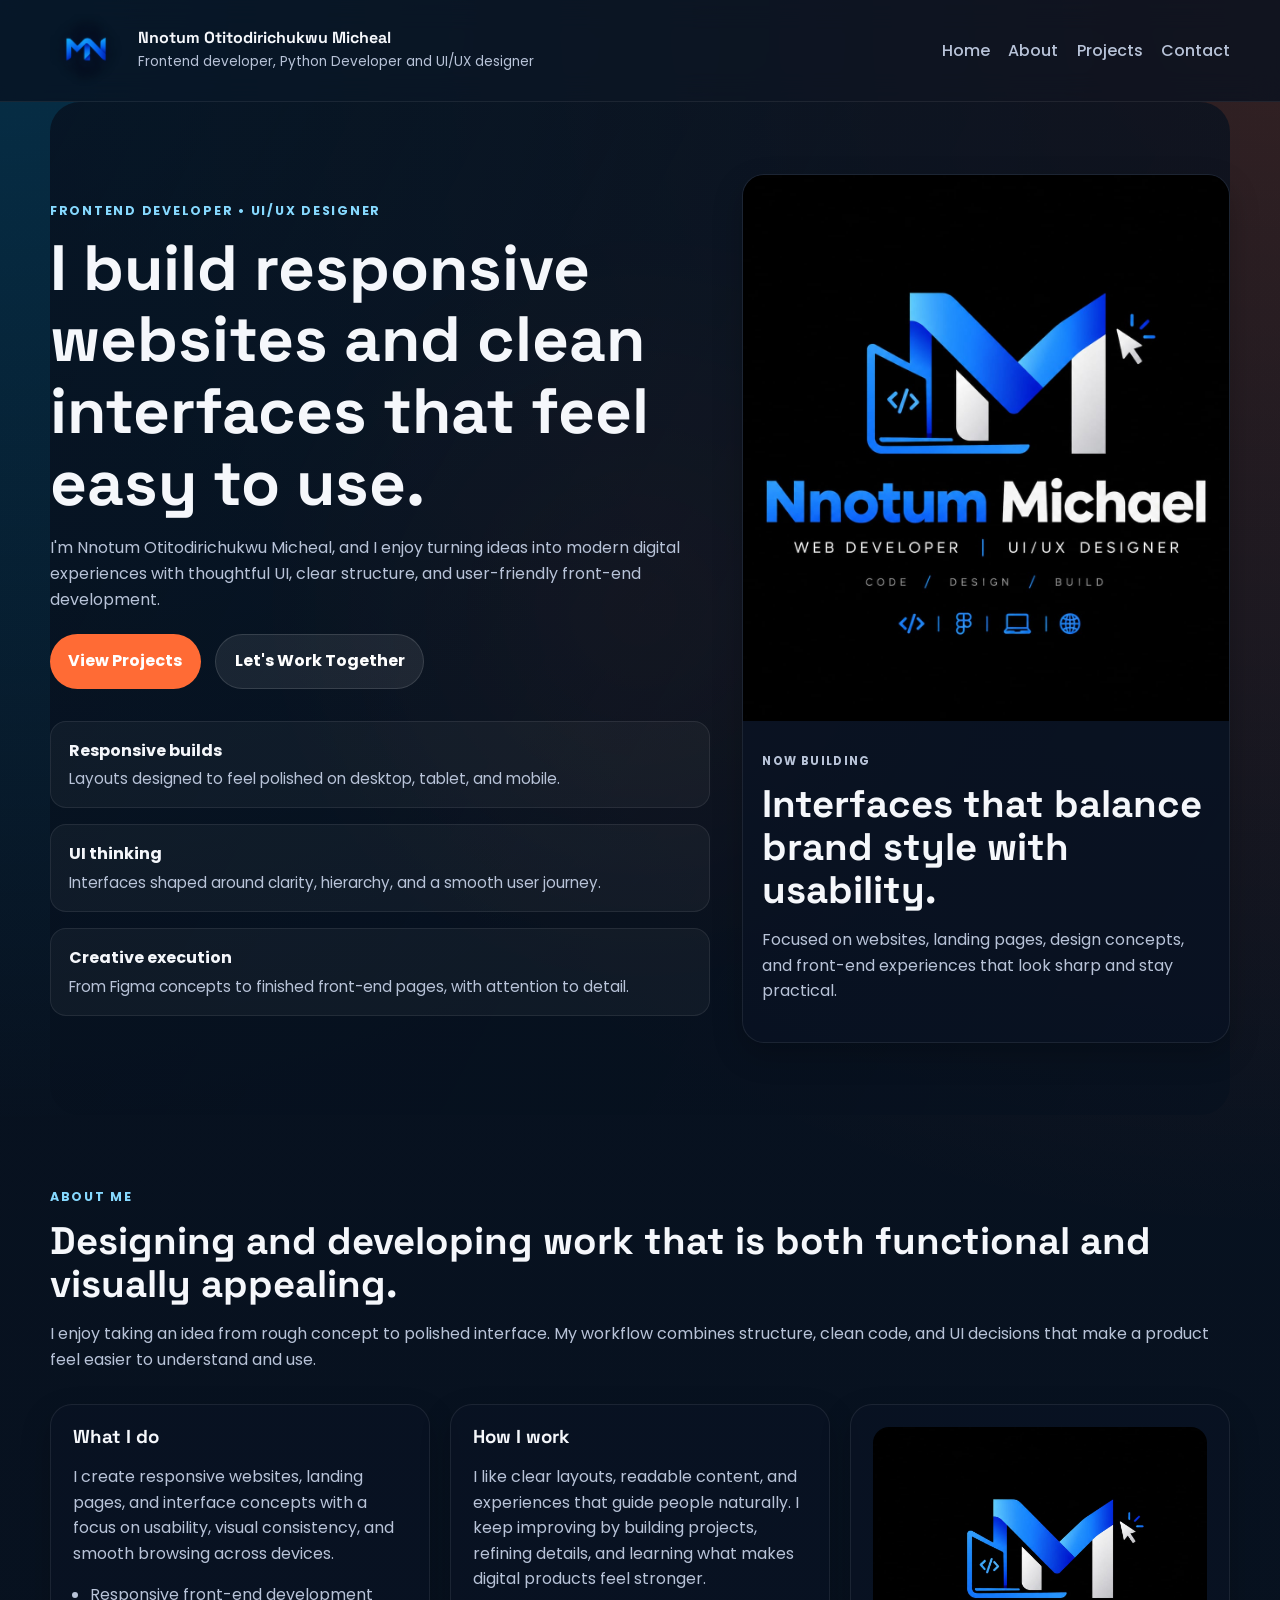
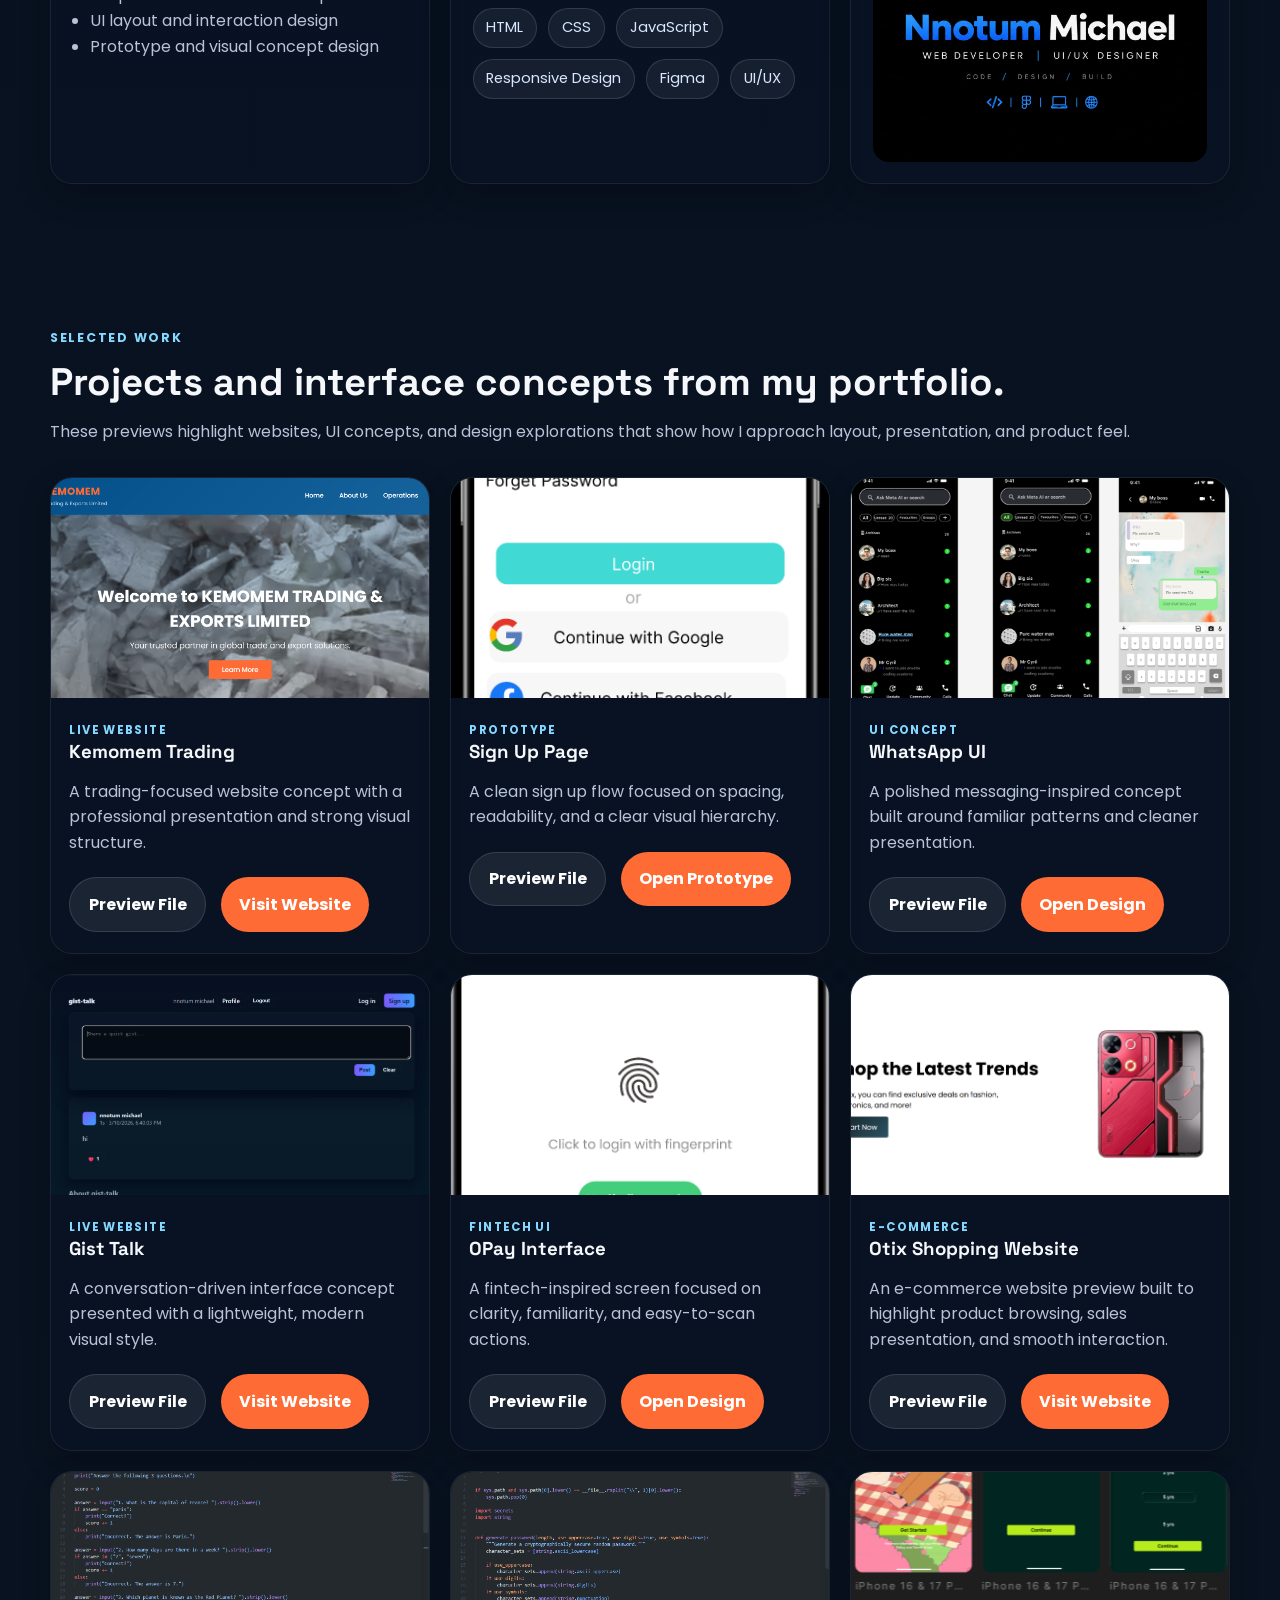
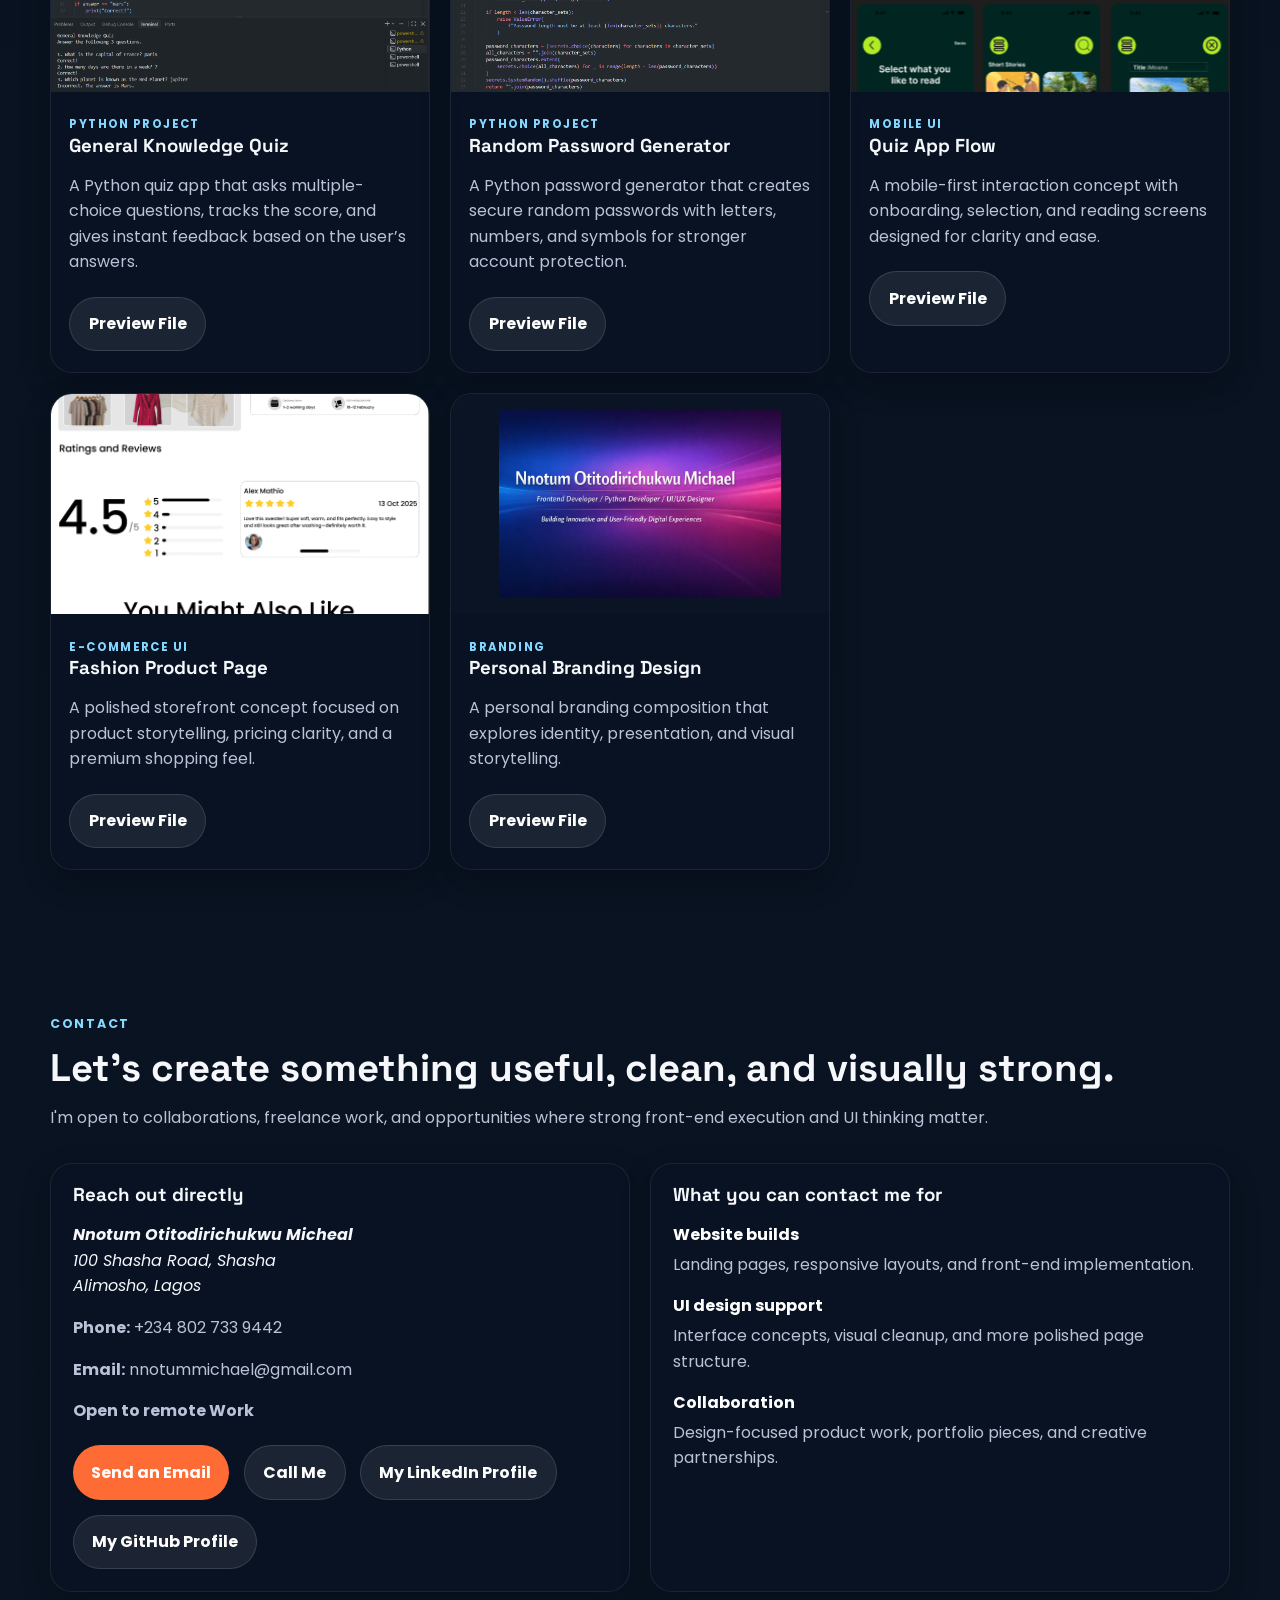
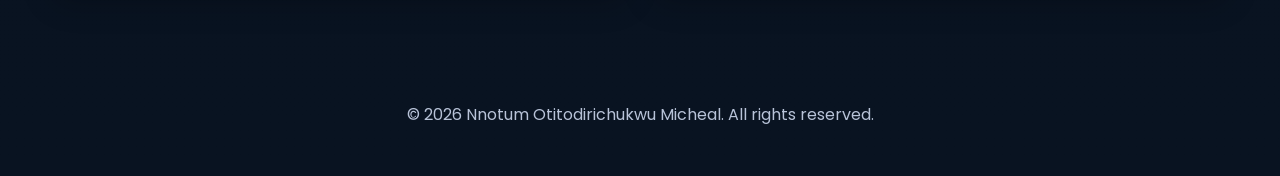
<file: index.html>
<!DOCTYPE html>
<html lang="en">

<head>
    <meta charset="UTF-8">
    <meta name="viewport" content="width=device-width, initial-scale=1.0">
    <meta name="description" content="Michael Nnotum personal portfolio — frontend developer and UI/UX designer creating responsive websites, polished interfaces, and modern digital experiences.">
    <meta name="author" content="Nnotum Otitodirichukwu Micheal">
    <meta name="keywords" content="Michael Nnotum personal portfolio, Michael Nnotum, Nnotum Michael, personal portfolio, frontend developer, UI/UX designer, portfolio website, Lagos designer, web design portfolio">
    <meta name="robots" content="index,follow,max-image-preview:large,max-snippet:-1,max-video-preview:-1">
    <meta name="googlebot" content="index,follow,max-image-preview:large,max-snippet:-1,max-video-preview:-1">
    <meta name="bingbot" content="index,follow,max-image-preview:large,max-snippet:-1,max-video-preview:-1">
    <meta name="application-name" content="Michael Nnotum Personal Portfolio">
    <meta name="theme-color" content="#07111f">
    <link rel="canonical" href="https://otitopersonalportifolio.edgeone.dev/">
    <link rel="sitemap" type="application/xml" title="Sitemap" href="/sitemap.xml">
    <link rel="alternate" type="text/plain" title="LLMs.txt" href="/llms.txt">
    <link rel="alternate" type="text/markdown" title="Markdown version" href="/index.html.md">
    <meta property="og:title" content="Michael Nnotum Personal Portfolio | Frontend Developer & UI/UX Designer">
    <meta property="og:description" content="Michael Nnotum personal portfolio featuring responsive websites, UI concepts, and polished digital experiences.">
    <meta property="og:type" content="website">
    <meta property="og:url" content="https://otitopersonalportifolio.edgeone.dev/">
    <meta property="og:image" content="https://otitopersonalportifolio.edgeone.dev/my%20main%20pic%202.png">
    <meta property="og:image:alt" content="Portrait of Nnotum Otitodirichukwu Micheal">
    <meta property="og:site_name" content="Michael Nnotum Personal Portfolio">
    <meta property="og:locale" content="en_NG">
    <meta name="twitter:card" content="summary_large_image">
    <meta name="twitter:title" content="Michael Nnotum Personal Portfolio | Frontend Developer & UI/UX Designer">
    <meta name="twitter:description" content="Michael Nnotum personal portfolio of a frontend developer and UI/UX designer.">
    <meta name="twitter:image" content="https://otitopersonalportifolio.edgeone.dev/my%20main%20pic%202.png">
    <meta name="twitter:image:alt" content="Portrait of Nnotum Otitodirichukwu Micheal">
    <link rel="preconnect" href="https://fonts.googleapis.com">
    <link rel="preconnect" href="https://fonts.gstatic.com" crossorigin>
    <link href="https://fonts.googleapis.com/css2?family=Poppins:wght@300;400;500;600;700;800&family=Space+Grotesk:wght@500;700&display=swap" rel="stylesheet">
    <title>Michael Nnotum Personal Portfolio | Frontend Developer &amp; UI/UX Designer</title>
    <link rel="icon" href="Personal branding design for Nnotum Michael.png" type="image/png">
    <style>
        :root {
            --bg: #07111f;
            --panel: #0f1b31;
            --panel-2: #13233d;
            --text: #f5f7fb;
            --muted: #b8c3d8;
            --accent: #ff6b35;
            --accent-2: #00b7ff;
            --white: #ffffff;
            --border: rgba(255, 255, 255, 0.08);
            --shadow: 0 12px 30px rgba(0, 0, 0, 0.22);
            --radius: 22px;
            --container: min(1180px, calc(100% - 2rem));
        }

        * {
            box-sizing: border-box;
        }

        html {
            scroll-behavior: smooth;
        }

        body {
            margin: 0;
            font-family: "Poppins", sans-serif;
            color: var(--text);
            background:
                radial-gradient(circle at top left, rgba(0, 183, 255, 0.18), transparent 22%),
                radial-gradient(circle at top right, rgba(255, 107, 53, 0.18), transparent 24%),
                linear-gradient(180deg, #07111f 0%, #091321 100%);
            line-height: 1.6;
            overflow-x: hidden;
        }

        a {
            color: inherit;
            text-decoration: none;
        }

        img {
            max-width: 100%;
            display: block;
        }

        .site-header {
            position: sticky;
            top: 0;
            z-index: 30;
            backdrop-filter: blur(14px);
            background: rgba(7, 17, 31, 0.75);
            border-bottom: 1px solid rgba(255, 255, 255, 0.07);
        }

        .navbar {
            width: var(--container);
            margin: 0 auto;
            padding: 0.9rem 0;
            display: flex;
            align-items: center;
            justify-content: space-between;
            gap: 1rem;
            position: relative;
        }

        .logo-container {
            display: flex;
            align-items: center;
            gap: 1rem;
            min-width: 0;
            max-width: 100%;
        }

        .logo-svg {
            width: 72px;
            height: 72px;
            flex: 0 0 auto;
            animation: logoPulse 4.8s ease-in-out infinite;
            transform-origin: center;
            filter: drop-shadow(0 0 12px rgba(255, 107, 53, 0.24));
        }

        .logo-text h2 {
            margin: 0;
            font-family: "Space Grotesk", sans-serif;
            font-size: 1rem;
            line-height: 1.2;
            overflow-wrap: anywhere;
        }

        .logo-text p {
            margin: 0.2rem 0 0;
            color: var(--muted);
            font-size: 0.85rem;
        }

        .nav-links {
            list-style: none;
            display: flex;
            align-items: center;
            gap: 1.15rem;
            padding: 0;
            margin: 0;
        }

        .nav-links a {
            color: var(--muted);
            font-weight: 500;
            transition: color 0.2s ease;
        }

        .nav-links a:hover,
        .nav-links a:focus-visible {
            color: var(--white);
        }

        .nav-toggle {
            display: none;
            border: 0;
            background: transparent;
            color: var(--white);
            cursor: pointer;
            padding: 0.3rem;
        }

        main {
            width: var(--container);
            margin: 0 auto;
        }

        .beginning,
        .list,
        .projects,
        .contact {
            padding: 4.5rem 0;
        }

        .beginning {
            position: relative;
            min-height: calc(100vh - 90px);
            display: grid;
            align-items: center;
        }

        .bg-overlay {
            position: absolute;
            inset: 0;
            background:
                linear-gradient(118deg, rgba(7, 17, 31, 0.82), rgba(7, 17, 31, 0.72)),
                radial-gradient(circle at center, rgba(255, 107, 53, 0.18), transparent 50%);
            border-radius: 30px;
            z-index: -1;
        }

        .hero-shell {
            display: grid;
            grid-template-columns: 1.15fr 0.85fr;
            gap: 2rem;
            align-items: center;
        }

        .content {
            max-width: 700px;
        }

        .eyebrow {
            margin: 0 0 0.75rem;
            text-transform: uppercase;
            letter-spacing: 0.14em;
            font-size: 0.78rem;
            color: #86d9ff;
            font-weight: 700;
        }

        h1,
        h2,
        h3 {
            margin: 0 0 1rem;
            line-height: 1.12;
            font-family: "Space Grotesk", sans-serif;
        }

        h1 {
            font-size: clamp(2.2rem, 5vw, 4.4rem);
        }

        h2 {
            font-size: clamp(1.7rem, 3vw, 2.6rem);
        }

        .hero-copy,
        .section-intro,
        .about-panel p,
        .project-copy p,
        .contact-info p,
        .contact-card li span:last-child,
        .hero-card-copy p {
            color: var(--muted);
        }

        .hero-actions,
        .contact-actions,
        .project-actions {
            display: flex;
            flex-wrap: wrap;
            gap: 0.9rem;
            margin-top: 1.35rem;
        }

        .btn,
        .project-link,
        .website-link {
            display: inline-flex;
            align-items: center;
            justify-content: center;
            padding: 0.85rem 1.15rem;
            border-radius: 999px;
            font-weight: 700;
            transition: transform 0.2s ease, background 0.2s ease;
        }

        .btn,
        .website-link {
            background: var(--accent);
            color: var(--white);
        }

        .btn-secondary,
        .project-link {
            background: rgba(255, 255, 255, 0.08);
            border: 1px solid rgba(255, 255, 255, 0.12);
            color: var(--white);
        }

        .btn:hover,
        .btn:focus-visible,
        .project-link:hover,
        .website-link:hover {
            transform: translateY(-2px);
        }

        .hero-highlights {
            list-style: none;
            padding: 0;
            margin: 2rem 0 0;
            display: grid;
            gap: 1rem;
        }

        .hero-highlights li {
            display: grid;
            gap: 0.25rem;
            padding: 1rem 1.1rem;
            background: rgba(255, 255, 255, 0.04);
            border: 1px solid var(--border);
            border-radius: 16px;
        }

        .hero-highlights strong {
            font-size: 1rem;
        }

        .hero-highlights span {
            color: var(--muted);
            font-size: 0.95rem;
        }

        .hero-card,
        .about-panel,
        .project-card,
        .contact-card,
        .contact-info {
            background: rgba(10, 18, 35, 0.78);
            border: 1px solid var(--border);
            border-radius: var(--radius);
            box-shadow: var(--shadow);
            transition: transform 0.28s ease, box-shadow 0.28s ease, border-color 0.28s ease;
        }

        .hero-card {
            overflow: hidden;
        }

        .hero-card:hover,
        .about-panel:hover,
        .project-card:hover,
        .contact-card:hover,
        .contact-info:hover {
            transform: translateY(-8px) scale(1.01);
            box-shadow: 0 24px 42px rgba(0, 0, 0, 0.34);
            border-color: rgba(255, 255, 255, 0.18);
        }

        .hero-card img {
            width: 100%;
            aspect-ratio: 4 / 4.5;
            object-fit: cover;
            background: #0d1628;
        }

        .hero-card-copy {
            padding: 1.2rem 1.2rem 1.4rem;
        }

        .hero-card-label,
        .project-type {
            text-transform: uppercase;
            letter-spacing: 0.12em;
            font-size: 0.72rem;
            color: #84d7ff;
            font-weight: 700;
        }

        .section-heading {
            margin-bottom: 2rem;
        }

        .about-grid,
        .projects-grid,
        .contact-grid {
            display: grid;
            gap: 1.25rem;
        }

        .about-grid {
            grid-template-columns: repeat(3, 1fr);
        }

        .about-panel,
        .contact-info,
        .contact-card {
            padding: 1.35rem;
        }

        .info-list,
        .contact-list {
            margin: 1rem 0 0;
            padding-left: 1.1rem;
            color: var(--muted);
        }

        .brand-panel img {
            width: 100%;
            height: 100%;
            min-height: 260px;
            object-fit: cover;
            border-radius: 16px;
        }

        .chip-list {
            display: flex;
            flex-wrap: wrap;
            gap: 0.7rem;
            margin-top: 1rem;
        }

        .chip-list span {
            border-radius: 999px;
            padding: 0.45rem 0.8rem;
            background: rgba(255, 255, 255, 0.06);
            border: 1px solid rgba(255, 255, 255, 0.12);
            color: #d8e7ff;
            font-size: 0.92rem;
        }

        .projects-grid {
            grid-template-columns: repeat(3, minmax(0, 1fr));
        }

        .project-card {
            overflow: hidden;
        }

        .project-media {
            background: #0b1424;
        }

        .project-media img {
            width: 100%;
            height: 220px;
            object-fit: cover;
        }

        .project-media--contain img {
            object-fit: contain;
            padding: 1rem;
        }

        .project-copy {
            padding: 1.15rem 1.15rem 1.3rem;
        }

        .contact-grid {
            grid-template-columns: 1fr 1fr;
        }

        .contact-list {
            list-style: none;
            padding: 0;
            display: grid;
            gap: 1rem;
        }

        .contact-list li {
            display: grid;
            gap: 0.25rem;
        }

        .contact-label {
            font-weight: 700;
            color: var(--white);
        }

        footer {
            width: var(--container);
            margin: 0 auto;
            padding: 1.4rem 0 2rem;
            color: var(--muted);
            text-align: center;
        }

        @keyframes logoPulse {
            0%,
            100% {
                transform: translateY(0) rotate(0deg) scale(1);
            }
            35% {
                transform: translateY(-6px) rotate(-2deg) scale(1.03);
            }
            65% {
                transform: translateY(-3px) rotate(2deg) scale(1.01);
            }
        }

        @media (max-width: 1024px) {
            .hero-shell,
            .about-grid,
            .projects-grid,
            .contact-grid {
                grid-template-columns: 1fr 1fr;
            }

            .beginning {
                min-height: auto;
                padding-top: 2rem;
            }
        }

        @media (max-width: 768px) {
            .navbar {
                flex-wrap: wrap;
            }

            .logo-container {
                max-width: 100%;
            }

            .logo-text {
                min-width: 0;
            }

            .nav-toggle {
                display: inline-flex;
            }

            .nav-links {
                display: none;
                width: 100%;
                flex-direction: column;
                align-items: stretch;
                padding: 1rem;
                background: rgba(7, 17, 31, 0.98);
                border: 1px solid rgba(255, 255, 255, 0.08);
                border-radius: 16px;
                position: absolute;
                top: calc(100% + 0.5rem);
                left: 0;
            }

            .navbar.open .nav-links {
                display: flex;
            }

            .hero-shell,
            .about-grid,
            .projects-grid,
            .contact-grid {
                grid-template-columns: 1fr;
            }

            .beginning,
            .list,
            .projects,
            .contact {
                padding: 3rem 0;
            }

            .logo-text h2 {
                font-size: 0.95rem;
            }

            .logo-text p {
                font-size: 0.75rem;
            }
        }

        @media (max-width: 520px) {
            :root {
                --container: min(100% - 1rem, 1180px);
            }

            .site-header,
            .navbar,
            main,
            footer {
                width: 100%;
                padding-left: 0.5rem;
                padding-right: 0.5rem;
            }

            .logo-container {
                max-width: calc(100% - 48px);
            }

            .logo-text {
                min-width: 0;
            }

            .logo-text h2 {
                white-space: normal;
                font-size: 0.88rem;
            }

            .hero-actions,
            .contact-actions,
            .project-actions {
                flex-direction: column;
            }

            .btn,
            .project-link,
            .website-link {
                width: 100%;
            }
        }
    </style>
    <script type="application/ld+json">
        {
            "@context": "https://schema.org",
            "@graph": [
                {
                    "@type": "Person",
                    "@id": "https://otitopersonalportifolio.edgeone.dev/#person",
                    "name": "Nnotum Otitodirichukwu Micheal",
                    "alternateName": ["Nnotum Michael", "Michael Nnotum"],
                    "jobTitle": "Frontend Developer and UI/UX Designer",
                    "description": "Frontend developer and UI/UX designer creating responsive websites and polished interface concepts.",
                    "url": "https://otitopersonalportifolio.edgeone.dev/",
                    "image": "https://otitopersonalportifolio.edgeone.dev/my%20main%20pic%202.png",
                    "email": "nnotummichael@gmail.com",
                    "telephone": "+2348027339442",
                    "address": {
                        "@type": "PostalAddress",
                        "streetAddress": "100 Boundary Road",
                        "addressLocality": "Shasha",
                        "addressRegion": "Lagos",
                        "addressCountry": "NG"
                    },
                    "contactPoint": {
                        "@type": "ContactPoint",
                        "contactType": "professional",
                        "email": "nnotummichael@gmail.com",
                        "telephone": "+2348027339442",
                        "areaServed": "NG",
                        "availableLanguage": ["English"]
                    },
                    "worksFor": {
                        "@type": "Organization",
                        "name": "Freelance"
                    },
                    "knowsAbout": [
                        "HTML",
                        "CSS",
                        "JavaScript",
                        "Responsive Design",
                        "UI/UX Design",
                        "Figma"
                    ]
                },
                {
                    "@type": "WebSite",
                    "@id": "https://otitopersonalportifolio.edgeone.dev/#website",
                    "url": "https://otitopersonalportifolio.edgeone.dev/",
                    "name": "Nnotum Otitodirichukwu Micheal",
                    "description": "Portfolio website for a frontend developer and UI/UX designer.",
                    "publisher": {
                        "@id": "https://otitopersonalportifolio.edgeone.dev/#person"
                    },
                    "about": {
                        "@id": "https://otitopersonalportifolio.edgeone.dev/#person"
                    },
                    "mainEntity": {
                        "@id": "https://otitopersonalportifolio.edgeone.dev/#person"
                    },
                    "inLanguage": "en"
                },
                {
                    "@type": "CreativeWork",
                    "@id": "https://otitopersonalportifolio.edgeone.dev/#portfolio",
                    "name": "Nnotum Otitodirichukwu Micheal Portfolio",
                    "about": "Frontend developer and UI/UX designer portfolio featuring responsive websites, UI concepts, and branding work.",
                    "author": {
                        "@id": "https://otitopersonalportifolio.edgeone.dev/#person"
                    },
                    "url": "https://otitopersonalportifolio.edgeone.dev/",
                    "genre": "Portfolio",
                    "inLanguage": "en"
                }
            ]
        }
    </script>
</head>

<body>
    <header class="site-header">
        <nav class="navbar" aria-label="Primary navigation">
            <a class="logo-container" href="#home">
                <div class="logo-badge" aria-label="MN logo">
                    <img class="logo-mark" src="mn%20logo.png" alt="MN logo" width="72" height="72">
                </div>
                <div class="logo-text">
                    <h2>Nnotum Otitodirichukwu Micheal</h2>
                    <p>Frontend developer, Python Developer and UI/UX designer</p>
                </div>
            </a>
            <button class="nav-toggle" aria-controls="primary-navigation" aria-expanded="false" aria-label="Toggle navigation">
                <svg width="28" height="28" viewBox="0 0 24 24" fill="none" xmlns="http://www.w3.org/2000/svg" aria-hidden="true">
                    <path d="M3 6h18M3 12h18M3 18h18" stroke="currentColor" stroke-width="2" stroke-linecap="round" stroke-linejoin="round"></path>
                </svg>
            </button>
            <ul class="nav-links" id="primary-navigation">
                <li><a href="#home">Home</a></li>
                <li><a href="#about">About</a></li>
                <li><a href="#projects">Projects</a></li>
                <li><a href="#contact">Contact</a></li>
            </ul>
        </nav>
    </header>

    <main>
        <section id="home" class="beginning">
            <div class="bg-overlay" aria-hidden="true"></div>
            <div class="hero-shell">
                <div class="content">
                    <p class="eyebrow">Frontend Developer • UI/UX Designer</p>
                    <h1>I build responsive websites and clean interfaces that feel easy to use.</h1>
                    <p class="hero-copy">I'm Nnotum Otitodirichukwu Micheal, and I enjoy turning ideas into modern digital experiences with thoughtful UI, clear structure, and user-friendly front-end development.</p>
                    <div class="hero-actions">
                        <a href="#projects" class="btn">View Projects</a>
                        <a href="#contact" class="btn btn-secondary">Let's Work Together</a>
                    </div>
                    <ul class="hero-highlights">
                        <li>
                            <strong>Responsive builds</strong>
                            <span>Layouts designed to feel polished on desktop, tablet, and mobile.</span>
                        </li>
                        <li>
                            <strong>UI thinking</strong>
                            <span>Interfaces shaped around clarity, hierarchy, and a smooth user journey.</span>
                        </li>
                        <li>
                            <strong>Creative execution</strong>
                            <span>From Figma concepts to finished front-end pages, with attention to detail.</span>
                        </li>
                    </ul>
                </div>

                <aside class="hero-card">
                    <img src="personal brand.jpg" alt="Portrait of Nnotum Otitodirichukwu Micheal" loading="eager">
                    <div class="hero-card-copy">
                        <p class="hero-card-label">Now building</p>
                        <h2>Interfaces that balance brand style with usability.</h2>
                        <p>Focused on websites, landing pages, design concepts, and front-end experiences that look sharp and stay practical.</p>
                    </div>
                </aside>
            </div>
        </section>

        <section id="about" class="list">
            <div class="section-heading">
                <p class="eyebrow">About Me</p>
                <h2>Designing and developing work that is both functional and visually appealing.</h2>
                <p class="section-intro">I enjoy taking an idea from rough concept to polished interface. My workflow combines structure, clean code, and UI decisions that make a product feel easier to understand and use.</p>
            </div>

            <div class="about-grid">
                <article class="about-panel">
                    <h3>What I do</h3>
                    <p>I create responsive websites, landing pages, and interface concepts with a focus on usability, visual consistency, and smooth browsing across devices.</p>
                    <ul class="info-list">
                        <li>Responsive front-end development</li>
                        <li>UI layout and interaction design</li>
                        <li>Prototype and visual concept design</li>
                    </ul>
                </article>

                <article class="about-panel">
                    <h3>How I work</h3>
                    <p>I like clear layouts, readable content, and experiences that guide people naturally. I keep improving by building projects, refining details, and learning what makes digital products feel stronger.</p>
                    <div class="chip-list" aria-label="Skills">
                        <span>HTML</span>
                        <span>CSS</span>
                        <span>JavaScript</span>
                        <span>Responsive Design</span>
                        <span>Figma</span>
                        <span>UI/UX</span>
                    </div>
                </article>

                <article class="about-panel brand-panel">
                    <img src="personal brand.jpg" alt="Personal branding design preview" loading="lazy">
                </article>
            </div>
        </section>

        <section id="projects" class="projects">
            <div class="section-heading">
                <p class="eyebrow">Selected Work</p>
                <h2>Projects and interface concepts from my portfolio.</h2>
                <p class="section-intro">These previews highlight websites, UI concepts, and design explorations that show how I approach layout, presentation, and product feel.</p>
            </div>

            <div class="projects-grid">
                <article class="project-card">
                    <div class="project-media">
                        <img src="kemomemtrading.png" alt="Kemomem Trading project preview" loading="lazy">
                    </div>
                    <div class="project-copy">
                        <span class="project-type">Live Website</span>
                        <h3>Kemomem Trading</h3>
                        <p>A trading-focused website concept with a professional presentation and strong visual structure.</p>
                        <div class="project-actions">
                            <a class="project-link" href="kemomemtrading.png" target="_blank" rel="noopener noreferrer">Preview File</a>
                            <a class="website-link" href="https://kemomemtradingandexports.edgeone.dev/" target="_blank" rel="noopener noreferrer">Visit Website</a>
                        </div>
                    </div>
                </article>

                <article class="project-card">
                    <div class="project-media">
                        <img src="figma%20nice.png" alt="Sign up page mockup preview" loading="lazy">
                    </div>
                    <div class="project-copy">
                        <span class="project-type">Prototype</span>
                        <h3>Sign Up Page</h3>
                        <p>A clean sign up flow focused on spacing, readability, and a clear visual hierarchy.</p>
                        <div class="project-actions">
                            <a class="project-link" href="figma%20nice.png" target="_blank" rel="noopener noreferrer">Preview File</a>
                            <a class="website-link" href="https://www.figma.com/proto/jBpaFcG2gdHTZtXgPRF0Gz/sign-up-page?node-id=1-2&amp;p=f&amp;viewport=274%2C16%2C0.55&amp;t=NC6AQWftCCK5LVdn-1&amp;scaling=scale-down&amp;content-scaling=fixed&amp;page-id=0%3A1" target="_blank" rel="noopener noreferrer">Open Prototype</a>
                        </div>
                    </div>
                </article>

                <article class="project-card">
                    <div class="project-media">
                        <img src="figma%20post.png" alt="WhatsApp UI design preview" loading="lazy">
                    </div>
                    <div class="project-copy">
                        <span class="project-type">UI Concept</span>
                        <h3>WhatsApp UI</h3>
                        <p>A polished messaging-inspired concept built around familiar patterns and cleaner presentation.</p>
                        <div class="project-actions">
                            <a class="project-link" href="figma%20post.png" target="_blank" rel="noopener noreferrer">Preview File</a>
                            <a class="website-link" href="https://www.figma.com/design/UzCm9UoQ0Uz5ymAxBJ5NGk/whatsapp?node-id=0-1&amp;t=PeqGgGKaiBQne1EN-1" target="_blank" rel="noopener noreferrer">Open Design</a>
                        </div>
                    </div>
                </article>

                <article class="project-card">
                    <div class="project-media">
                        <img src="gist%20talk.png" alt="Gist Talk project preview" loading="lazy">
                    </div>
                    <div class="project-copy">
                        <span class="project-type">Live Website</span>
                        <h3>Gist Talk</h3>
                        <p>A conversation-driven interface concept presented with a lightweight, modern visual style.</p>
                        <div class="project-actions">
                            <a class="project-link" href="gist%20talk.png" target="_blank" rel="noopener noreferrer">Preview File</a>
                            <a class="website-link" href="https://gist-talk.edgeone.dev/" target="_blank" rel="noopener noreferrer">Visit Website</a>
                        </div>
                    </div>
                </article>

                <article class="project-card">
                    <div class="project-media">
                        <img src="opay%202.png" alt="OPay interface project preview" loading="lazy">
                    </div>
                    <div class="project-copy">
                        <span class="project-type">Fintech UI</span>
                        <h3>OPay Interface</h3>
                        <p>A fintech-inspired screen focused on clarity, familiarity, and easy-to-scan actions.</p>
                        <div class="project-actions">
                            <a class="project-link" href="opay%202.png" target="_blank" rel="noopener noreferrer">Preview File</a>
                            <a class="website-link" href="https://www.figma.com/design/kmGyLfTLKxR256R1Mp2Dbb/opay-logo?node-id=0-1&amp;t=SeAD1yx7cI8pX0r2-1" target="_blank" rel="noopener noreferrer">Open Design</a>
                        </div>
                    </div>
                </article>

                <article class="project-card">
                    <div class="project-media">
                        <img src="my%20main%20pic.png" alt="Otix e-commerce website preview" loading="lazy">
                    </div>
                    <div class="project-copy">
                        <span class="project-type">E-commerce</span>
                        <h3>Otix Shopping Website</h3>
                        <p>An e-commerce website preview built to highlight product browsing, sales presentation, and smooth interaction.</p>
                        <div class="project-actions">
                            <a class="project-link" href="my%20main%20pic.png" target="_blank" rel="noopener noreferrer">Preview File</a>
                            <a class="website-link" href="https://otix-thefutureofshopping.edgeone.dev/" target="_blank" rel="noopener noreferrer">Visit Website</a>
                        </div>
                    </div>
                </article>

                <article class="project-card">
                    <div class="project-media">
                        <img src="Screenshot%202026-09-25%20185948.png" alt="General Knowledge Quiz project preview" loading="lazy">
                    </div>
                    <div class="project-copy">
                        <span class="project-type">Python Project</span>
                        <h3>General Knowledge Quiz</h3>
                        <p>A Python quiz app that asks multiple-choice questions, tracks the score, and gives instant feedback based on the user’s answers.</p>
                        <div class="project-actions">
                            <a class="project-link" href="Screenshot%202026-09-25%20185948.png" target="_blank" rel="noopener noreferrer">Preview File</a>
                        </div>
                    </div>
                </article>

                <article class="project-card">
                    <div class="project-media">
                        <img src="Screenshot%202026-09-25%20190027.png" alt="Random password generator project preview" loading="lazy">
                    </div>
                    <div class="project-copy">
                        <span class="project-type">Python Project</span>
                        <h3>Random Password Generator</h3>
                        <p>A Python password generator that creates secure random passwords with letters, numbers, and symbols for stronger account protection.</p>
                        <div class="project-actions">
                            <a class="project-link" href="Screenshot%202026-09-25%20190027.png" target="_blank" rel="noopener noreferrer">Preview File</a>
                        </div>
                    </div>
                </article>

                <article class="project-card">
                    <div class="project-media">
                        <img src="coding%20assignment.png" alt="Mobile app quiz prototype preview" loading="lazy">
                    </div>
                    <div class="project-copy">
                        <span class="project-type">Mobile UI</span>
                        <h3>Quiz App Flow</h3>
                        <p>A mobile-first interaction concept with onboarding, selection, and reading screens designed for clarity and ease.</p>
                        <div class="project-actions">
                            <a class="project-link" href="coding%20assignment.png" target="_blank" rel="noopener noreferrer">Preview File</a>
                        </div>
                    </div>
                </article>

                <article class="project-card">
                    <div class="project-media">
                        <img src="Screenshot%202026-05-02%20102722.png" alt="Fashion product page preview" loading="lazy">
                    </div>
                    <div class="project-copy">
                        <span class="project-type">E-commerce UI</span>
                        <h3>Fashion Product Page</h3>
                        <p>A polished storefront concept focused on product storytelling, pricing clarity, and a premium shopping feel.</p>
                        <div class="project-actions">
                            <a class="project-link" href="Screenshot%202026-05-02%20102722.png" target="_blank" rel="noopener noreferrer">Preview File</a>
                        </div>
                    </div>
                </article>

               
                   
                <article class="project-card">
                    <div class="project-media project-media--contain">
                        <img src="Personal%20branding%20design%20for%20Nnotum%20Michael.png" alt="Personal branding design artwork" loading="lazy">
                    </div>
                    <div class="project-copy">
                        <span class="project-type">Branding</span>
                        <h3>Personal Branding Design</h3>
                        <p>A personal branding composition that explores identity, presentation, and visual storytelling.</p>
                        <div class="project-actions">
                            <a class="project-link" href="Personal%20branding%20design%20for%20Nnotum%20Michael.png" target="_blank" rel="noopener noreferrer">Preview File</a>
                        </div>
                    </div>
                </article>
            </div>
        </section>

        <section id="contact" class="contact">
            <div class="section-heading">
                <p class="eyebrow">Contact</p>
                <h2>Let's create something useful, clean, and visually strong.</h2>
                <p class="section-intro">I'm open to collaborations, freelance work, and opportunities where strong front-end execution and UI thinking matter.</p>
            </div>

            <div class="contact-grid">
                <div class="contact-info">
                    <h3>Reach out directly</h3>
                    <address>
                        <strong>Nnotum Otitodirichukwu Micheal</strong><br>
                        100 Shasha Road, Shasha<br>
                        Alimosho, Lagos
                    </address>
                    <p><strong>Phone:</strong> <a href="tel:+2348027339442">+234 802 733 9442</a></p>
                    <p><strong>Email:</strong> <a href="mailto:nnotummichael@gmail.com">nnotummichael@gmail.com</a></p>
                    <p><strong>Open to remote Work</strong></p>
                    <div class="contact-actions">
                        <a href="mailto:nnotummichael@gmail.com" class="btn">Send an Email</a>
                        <a href="tel:+2348027339442" class="btn btn-secondary">Call Me</a>
                        <a href="https://www.linkedin.com/in/michael-nnotum-75a3763a5/" class="btn btn-secondary">My LinkedIn Profile</a>
                        <a href="http://github.com/otix-glitch/" class="btn btn-secondary">My GitHub Profile</a>
                    </div>
                </div>

                <div class="contact-card">
                    <h3>What you can contact me for</h3>
                    <ul class="contact-list">
                        <li>
                            <span class="contact-label">Website builds</span>
                            <span>Landing pages, responsive layouts, and front-end implementation.</span>
                        </li>
                        <li>
                            <span class="contact-label">UI design support</span>
                            <span>Interface concepts, visual cleanup, and more polished page structure.</span>
                        </li>
                        <li>
                            <span class="contact-label">Collaboration</span>
                            <span>Design-focused product work, portfolio pieces, and creative partnerships.</span>
                        </li>
                    </ul>
                </div>
            </div>
        </section>
    </main>

    <footer>
        <p>&copy; 2026 Nnotum Otitodirichukwu Micheal. All rights reserved.</p>
    </footer>

    <script>
        (function() {
            const nav = document.querySelector('.navbar');
            const button = document.querySelector('.nav-toggle');
            const links = document.querySelector('.nav-links');

            if (!nav || !button || !links) return;

            function closeNav() {
                nav.classList.remove('open');
                button.setAttribute('aria-expanded', 'false');
            }

            button.addEventListener('click', () => {
                const isOpen = nav.classList.toggle('open');
                button.setAttribute('aria-expanded', String(isOpen));
            });

            links.addEventListener('click', (event) => {
                if (event.target.tagName === 'A') {
                    closeNav();
                }
            });

            document.addEventListener('keydown', (event) => {
                if (event.key === 'Escape') {
                    closeNav();
                }
            });

            window.addEventListener('resize', () => {
                if (window.innerWidth > 768) {
                    closeNav();
                }
            });
        })();
    </script>
</body>

</html>
</file>
